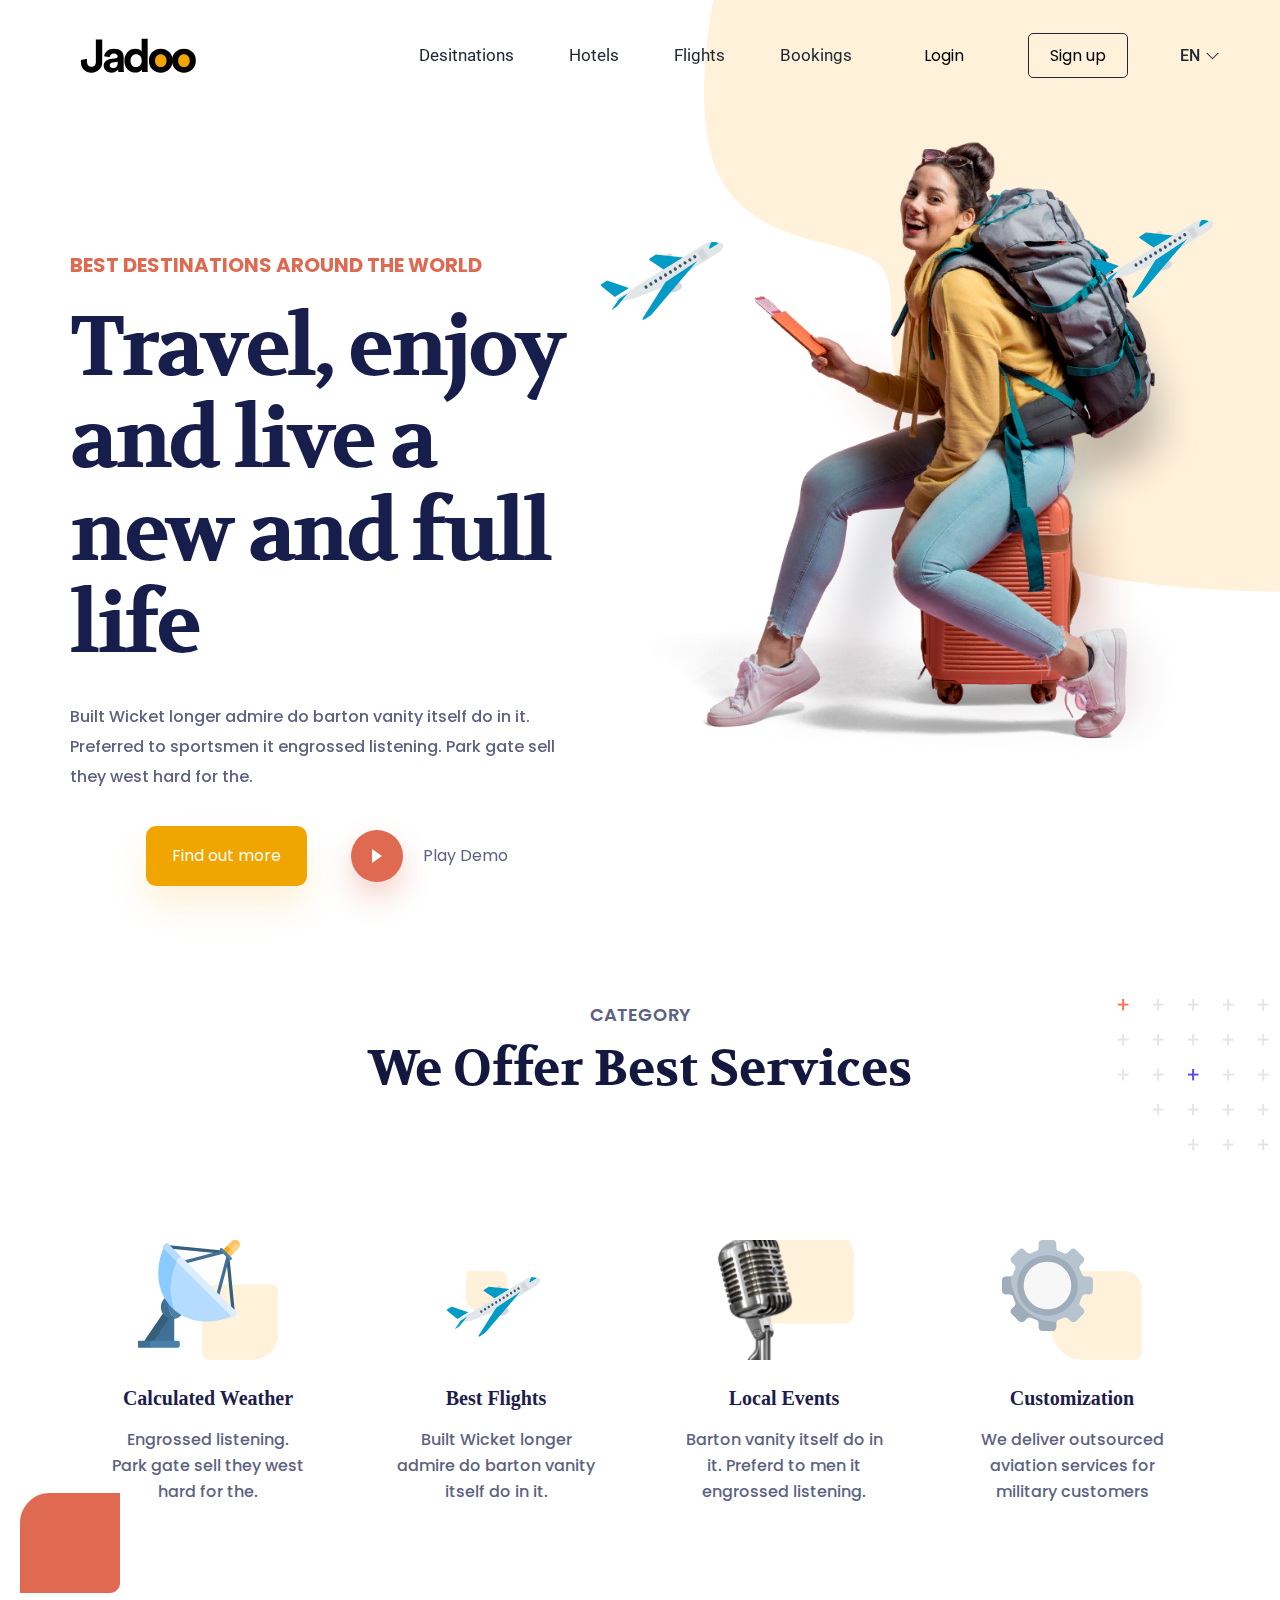
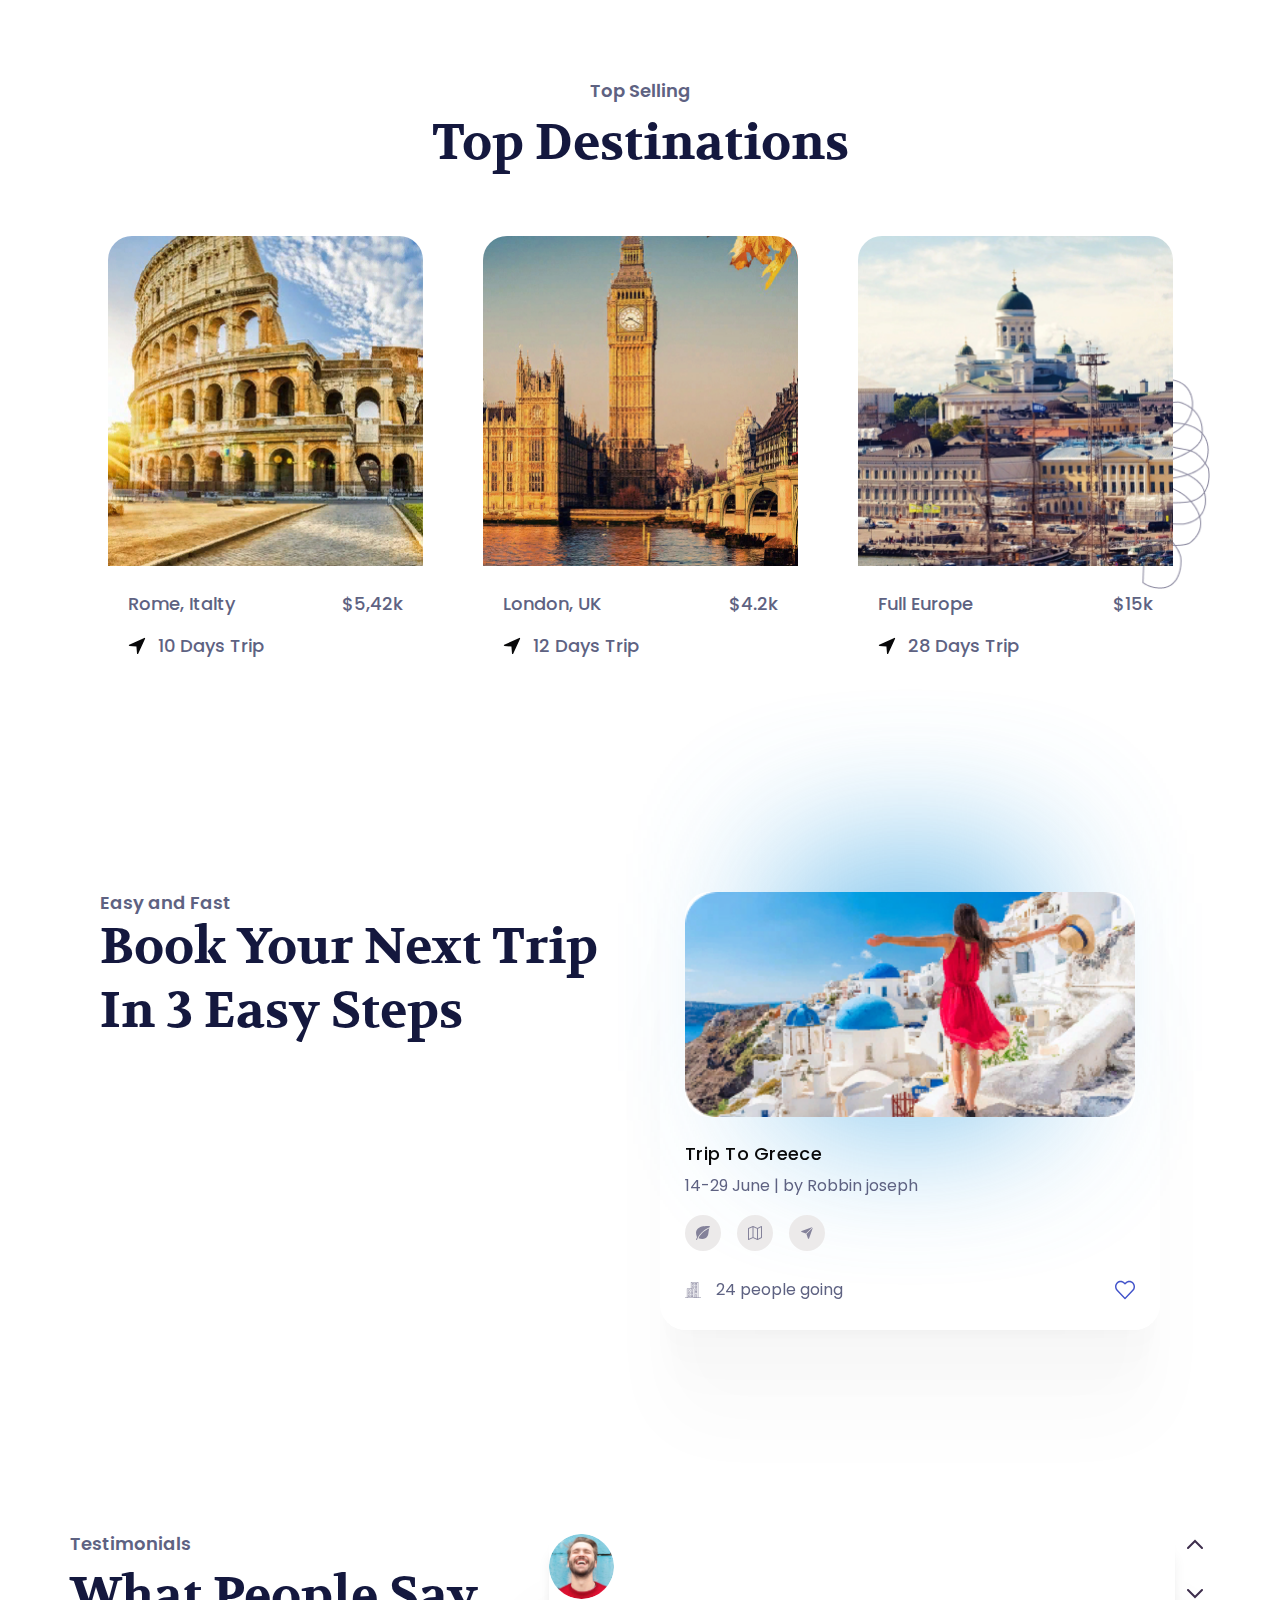
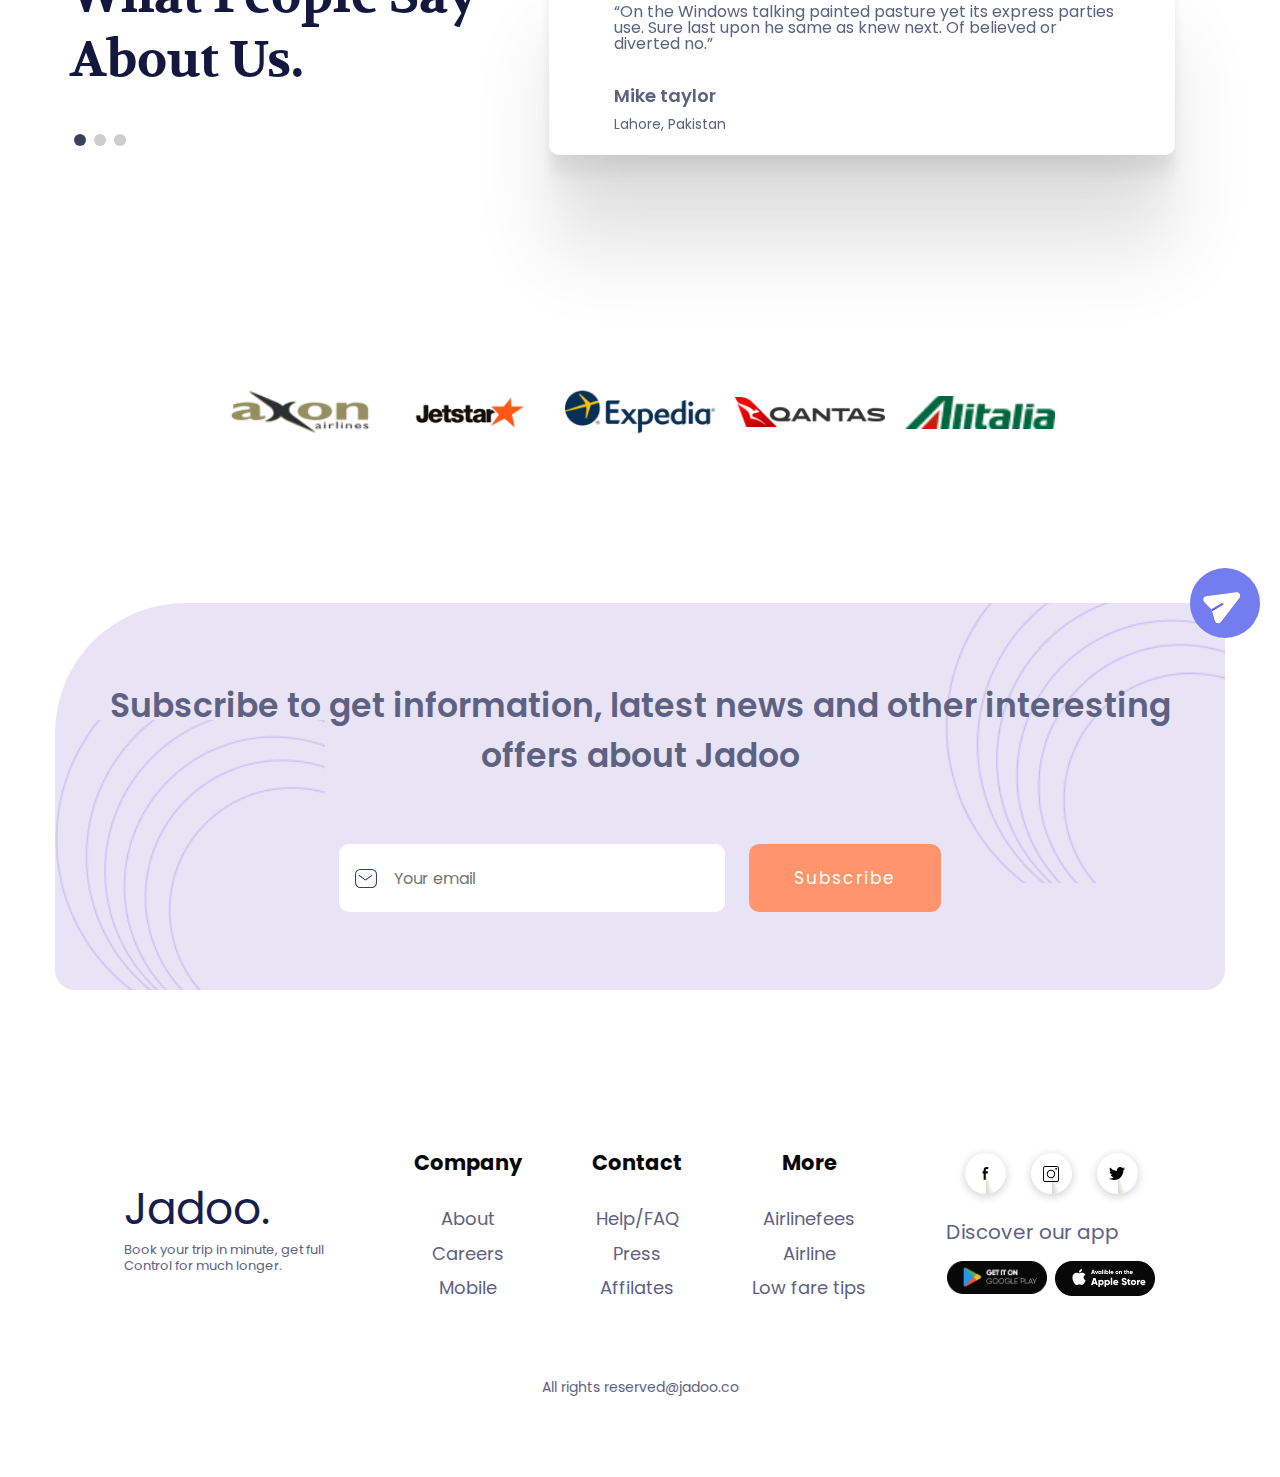
<file: index.html>
<!DOCTYPE html>
<html lang="ru">

<head>
	<title>Travel</title>
	<meta charset="UTF-8">
	<meta name="format-detection" content="telephone=no">
	<link rel="stylesheet" href="https://cdn.jsdelivr.net/npm/swiper@8/swiper-bundle.min.css">
	<link href="https://unpkg.com/aos@2.3.1/dist/aos.css" rel="stylesheet">
	<link rel="stylesheet" href="css/style.css">
	<link rel="shortcut icon" href="favicon.ico">
	<!-- <meta name="robots" content="noindex, nofollow"> -->
	<!-- <meta name="viewport" content="width=device-width, initial-scale=1.0, maximum-scale=1.0, user-scalable=0"> -->
	<meta name="viewport" content="width=device-width, initial-scale=1.0">
</head>

<body>
	<div class="wrapper">
		<header class="header">
			<div class="header__container">
				<div class="header__logo">
					<img src="img/Logo.svg" alt="logo">
				</div>
				<nav class="header__menu menu">
					<ul class="menu__list">
						<li class="menu__item"><a href="#" class="menu__link">Desitnations</a></li>
						<li class="menu__item"><a href="#" class="menu__link">Hotels</a></li>
						<li class="menu__item"><a href="#" class="menu__link">Flights</a></li>
						<li class="menu__item"><a href="#" class="menu__link">Bookings</a></li>
					</ul>
				</nav>

				<div class="header__actions">
					<button type="button" class="header__button">Login</button>
					<button type="button" class="header__button header__button_border">Sign up</button>
					<div class="header__button_language">
						<select>
						<option value="en" class="header__button_language-item">En</option>
						<option value="ru" class="header__button_language-item">Ru</option>
					</select>
					</div>
					
				</div>
				<div class="menu__icon icon-menu">
					<span></span>

				</div>
			</div>
		</header>
		<div class="wrapper__decor"><img src="img/main/Decore.png" alt="decor"></div>

		<main class="page">

			<section class="page__main main">
				<div class="main__container" data-aos="fade-up" data-aos-duration="1300">
					<div class="main__body body-main">
						<div class="body-main__content">
							<h2 class="body-main__label">Best Destinations around the world</h2>
							<h1 class="body-main__title">Travel, enjoy and live a new and full life</h1>
							<div class="body-main__text">Built Wicket longer admire do barton vanity itself do in it. Preferred to
								sportsmen it engrossed listening. Park gate sell they west hard for the.</div>
							<div class="body-main__actions actions-main">
								<a href="#" class="actions-main__button actions-main__button_more">Find out more</a>
								<a href="#" class="actions-main__button actions-main__button_play">
									<div class="button-play__ring">
										<div class="button-play__triangle"></div>
									</div>
									<span>
										Play Demo
									</span>
								</a>

							</div>
						</div>
						<div class="body-main__image image-body">
							<img src="img/main/Woman-Traveller.png" alt="">
							<div class="image-body__decor-plain1"><img src="img/main/Plain.svg" alt="Plain"></div>
							<div class="image-body__decor-plain2"><img src="img/main/Plain.svg" alt="Plain"></div>
						</div>
					</div>
				</div>
			</section>

			<section class="page__category category">
				<div class="category__container">
					<div class="category__decor"><img src="img/category/decor.png" alt="decor"></div>
					<div class="title-block">
						<h2 class="title-block__label category__label">CATEGORY</h2>
						<h3 class="title-block__title category__title">We Offer Best Services</h3>
					</div>
					<div class="category__items">
						<div class="category__item item-category">
							<div class="item-category__image">
								<img src="img/category/01.svg" alt="">
							</div>
							<h3 class="item-category__title">Calculated Weather</h3>
							<div class="item-category__text">Engrossed listening. Park gate sell they west hard for the.</div>
							<div class="item-category__decor"></div>
						</div>

						<div class="category__item item-category">
							<div class="item-category__image">
								<img src="img/category/02.svg" alt="">
							</div>
							<h3 class="item-category__title">Best Flights</h3>
							<div class="item-category__text">Built Wicket longer admire do barton vanity itself do in it.</div>
						</div>
						<div class="category__item item-category">
							<div class="item-category__image">
								<img src="img/category/03.svg" alt="">
							</div>
							<h3 class="item-category__title">Local Events</h3>
							<div class="item-category__text">Barton vanity itself do in it. Preferd to men it engrossed listening.
							</div>
						</div>
						<div class="category__item item-category">
							<div class="item-category__image">
								<img src="img/category/04.svg" alt="">
							</div>
							<h3 class="item-category__title">Customization</h3>
							<div class="item-category__text">We deliver outsourced aviation services for military customers</div>
						</div>
					</div>
				</div>
			</section>
			<section class="page__destination destination">
				<div class="destination__container">
					<div class="title-block">
						<h2 class="title-block__label destination__label">Top Selling</h2>
						<h3 class="title-block__title destination__title">Top Destinations</h3>
					</div>
					<div class="destination__items">
						<div class="destination__decor"><img src="img/destination/Decore.png" alt="decor"></div>
						<div class="destination__item item-destination">
							<div class="item-destination__image"><img src="img/destination/01.jpg" alt=""></div>
							<div class="item-destination__description">
								<div class="description__city">Rome, Italty</div>
								<div class="description__price">$5,42k</div>
								<div class="description__duration">10 Days Trip</div>
							</div>
						</div>
						<div class="destination__item item-destination">
							<div class="item-destination__image"><img src="img/destination/02.jpg" alt=""></div>
							<div class="item-destination__description">
								<div class="description__city">London, UK</div>
								<div class="description__price">$4.2k</div>
								<div class="description__duration">12 Days Trip</div>
							</div>
						</div>
						<div class="destination__item item-destination">
							<div class="item-destination__image"><img src="img/destination/03.jpg" alt=""></div>
							<div class="item-destination__description">
								<div class="description__city">Full Europe</div>
								<div class="description__price">$15k</div>
								<div class="description__duration">28 Days Trip</div>
							</div>
						</div>
					</div>
				</div>
			</section>
			<section class="page__booking booking">
				<div class="booking__container">
					<div class="booking__body">
						<div class="booking__info info-booking">
							<div class="title-block">
								<h2 class="title-block__label info-booking__label">Easy and Fast</h2>
								<h3 class="title-block__title info-booking__title">Book your next trip in 3 easy steps</h3>
							</div>
							<div class="info-booking__items">
								<div class="info-booking__item item-info" data-aos="fade-left" data-aos-duration="500">
									<div class="item-info__image"><img src="img/booking/01.svg" alt="logo"></div>
									<div class="item-info__description">
										<div class="item-info__label">Choose Destination</div>
										<div class="item-info__text">Lorem ipsum dolor sit amet, consectetur
											adipiscing elit. Urna, tortor tempus. </div>
									</div>
								</div>
								<div class="info-booking__item item-info" data-aos="fade-left" data-aos-duration="1000">
									<div class="item-info__image"><img src="img/booking/02.svg" alt="logo"></div>
									<div class="item-info__description">
										<div class="item-info__label">Make Payment</div>
										<div class="item-info__text">Lorem ipsum dolor sit amet, consectetur
											adipiscing elit. Urna, tortor tempus. </div>
									</div>
								</div>
								<div class="info-booking__item item-info" data-aos="fade-left" data-aos-duration="1500">
									<div class="item-info__image"><img src="img/booking/03.svg" alt="logo"></div>
									<div class="item-info__description">
										<div class="item-info__label">Reach Airport on Selected Date</div>
										<div class="item-info__text">Lorem ipsum dolor sit amet, consectetur
											adipiscing elit. Urna, tortor tempus. </div>
									</div>
								</div>
							</div>
						</div>
						<div class="booking__card card-booking">
							<div class="card-booking__image"><img src="img/booking/card-image.jpg" alt="greece"></div>
							<a href="#" class="card-booking__label">Trip To Greece</a>
							<div class="card-booking__info">
								<span class="card-booking__date">14-29 June</span> |
								<span class="card-booking__author">by Robbin joseph</span>
							</div>

							<div class="card-booking__actions">
								<a href="#" class="card-booking__action"><img src="img/booking/actions/01.svg" alt=""></a>
								<a href="#" class="card-booking__action"><img src="img/booking/actions/02.svg" alt=""></a>
								<a href="#" class="card-booking__action"><img src="img/booking/actions/03.svg" alt=""></a>
							</div>
							<div class="card-booking__footer footer-booking">
								<div class="footer-booking__statistic">
									<div class="footer-booking__statistic-icon"><img src="img/booking/building.svg" alt=""></div>
									<div class="footer-booking__statistic-text">24 people going</div>
								</div>
								<div class="footer-booking__heart"><img src="img/booking/heart.svg" alt="heart"></div>
							</div>
						</div>
					</div>
				</div>
			</section>
			<section class="page__testimonials testimonials">
				<div class="testimonials__container">
					<div class="testimonials__title-block">
						<div class="title-block">
							<h2 class="title-block__label testimonials__label">Testimonials</h2>
							<h3 class="title-block__title testimonials__title">What people say about Us.</h3>
						</div>
						<div class="testimonials__pagination swiper-pagination"></div>
					</div>
					<div class="testimonials__slider-block">
						<div class="testimonials__controlls">
							<div class="testimonials-button-prev"><img src="img/testimonials/swiper-arrow-top.svg" alt=""></div>
							<div class="testimonials-button-next"><img src="img/testimonials/swiper-arrow-top.svg" alt=""></div>
						</div>
						<div class="testimonials__slider swiper">
							<div class="testimonials__wrapper swiper-wrapper">
								<div class="testimonials__slide swiper-slide">
									<div class="testimonials__card card-testimonials">
										<div class="card-testimonials__image"><img src="img/testimonials/avatar.jpg" alt="avatar"></div>
										<div class="card-testimonials__text">
											“On the Windows talking painted pasture yet its express parties use. Sure last upon he same as
											knew
											next. Of believed or diverted no.”
										</div>
										<div class="card-testimonials__author">Mike taylor</div>
										<div class="card-testimonials__city">Lahore, Pakistan</div>
									</div>
								</div>
								<div class="testimonials__slide swiper-slide">
									<div class="testimonials__card card-testimonials">
										<div class="card-testimonials__image"><img src="img/testimonials/avatar-02.jpg" alt="avatar"></div>
										<div class="card-testimonials__text">
											“On the Windows talking painted pasture yet its express parties use. Sure last upon he same as
											knew
											next. Of believed or diverted no.”
										</div>
										<div class="card-testimonials__author">Liza M.</div>
										<div class="card-testimonials__city">Belarus, Minsk</div>
									</div>
								</div>
								<div class="testimonials__slide swiper-slide">
									<div class="testimonials__card card-testimonials">
										<div class="card-testimonials__image"><img src="img/testimonials/avatar-03.jpg" alt="avatar"></div>
										<div class="card-testimonials__text">
											“On the Windows talking painted pasture yet its express parties use. Sure last upon he same as
											knew
											next. Of believed or diverted no.”
										</div>
										<div class="card-testimonials__author">Anna Smith</div>
										<div class="card-testimonials__city">USA, California</div>
									</div>
								</div>
							</div>
						</div>
					</div>
				</div>
			</section>
			<section class="page__partners partners">
				<div class="partners__container">
					<div class="partners__items">
						<div class="partners__item"><img src="img/partners/01.png" alt="partner"></div>
						<div class="partners__item"><img src="img/partners/02.png" alt="partner"></div>
						<div class="partners__item"><img src="img/partners/03.png" alt="partner"></div>
						<div class="partners__item"><img src="img/partners/04.png" alt="partner"></div>
						<div class="partners__item"><img src="img/partners/05.png" alt="partner"></div>
					</div>
				</div>
			</section>
			<section class="subscribe page__subscribe">
				<div class="subscribe__container">
					<div class="subscribe__body">
						<h3 class="subscribe__title">Subscribe to get information, latest news and other
							interesting offers about Jadoo</h3>
						<div>
							<form class="subscribe__form" action="#">
								<div class="subscribe__input-block">
									<div class="subscribe__input-icon"><img src="img/subscribe/input-icon.svg" alt=""></div>
									<input autocomplete="off" type="text" name="form-subscribe-input" class="subscribe__input"
										placeholder="Your email" data-error="Ошибка">
								</div>
								<button class="subscribe__btn" type="submit">Subscribe</button>
							</form>
						</div>
						<div class="subscribe__decor-top"></div>
						<div class="subscribe__decor-bottom"></div>
						<div class="subscribe__send-icon"><img src="img/subscribe/send.svg" alt="send"></div>
					</div>
				</div>
			</section>

		</main>
		<footer class="footer">
			<div class="footer__container">
				<div class="footer__row">
					<div class="footer__logo">
						<a href="#" class="footer__logo-label">Jadoo.</a>
						<div class="footer__logo-text">Book your trip in minute, get full Control for much longer.
						</div>
					</div>
					<div class="footer__menu menu-footer">
						<div class="menu-footer__item">
							<div class="menu-footer__label">Company</div>
							<ul class="menu-footer__list">
								<li class="menu-footer__list-item"><a href="#" class="menu-footer__link">About</a></li>
								<li class="menu-footer__list-item"><a href="#" class="menu-footer__link">Careers</a></li>
								<li class="menu-footer__list-item"><a href="#" class="menu-footer__link">Mobile</a></li>
							</ul>
						</div>
						<div class="menu-footer__item">
							<div class="menu-footer__label">Contact</div>
							<ul class="menu-footer__list">
								<li class="menu-footer__list-item"><a href="#" class="menu-footer__link">Help/FAQ</a></li>
								<li class="menu-footer__list-item"><a href="#" class="menu-footer__link">Press</a></li>
								<li class="menu-footer__list-item"><a href="#" class="menu-footer__link">Affilates</a></li>
							</ul>
						</div>
						<div class="menu-footer__item">
							<div class="menu-footer__label">More</div>
							<ul class="menu-footer__list">
								<li class="menu-footer__list-item"><a href="#" class="menu-footer__link">Airlinefees</a></li>
								<li class="menu-footer__list-item"><a href="#" class="menu-footer__link">Airline</a></li>
								<li class="menu-footer__list-item"><a href="#" class="menu-footer__link">Low fare tips</a></li>
							</ul>
						</div>
					</div>
					<div class="footer__social social-footer">
						<div class="social-footer__items">
							<a href="#" class="social-footer__item"><img src="img/footer/Facebook Icon.svg" alt=""></a>
							<a href="#" class="social-footer__item"><img src="img/footer/instagram icon.svg" alt=""></a>
							<a href="#" class="social-footer__item"><img src="img/footer/Vector.svg" alt=""></a>
						</div>
						<div class="social-footer__text">Discover our app</div>
						<div class="social-footer__apps">
							<a href="#" class="social-footer__app-btn"><img src="img/footer/Google Play.png" alt=""></a>
							<a href="#" class="social-footer__app-btn"><img src="img/footer/Play Store.png" alt=""></a>
						</div>
					</div>
				</div>
				<div class="footer__policy">All rights reserved@jadoo.co</div>
			</div>

		</footer>
		<button type="button" class="go-top"><img src="img/button-top.svg" alt="кнопка наверх"></button>
	</div>
	<script src="https://cdn.jsdelivr.net/npm/swiper@8/swiper-bundle.min.js"></script>
	<script src="https://unpkg.com/aos@2.3.1/dist/aos.js"></script>
	<script src="js/swiper.js"></script>
	<script src="js/script.js"></script>
</body>

</html>
</file>
<file: css/style.css>
@import url("https://fonts.googleapis.com/css?family=Roboto:regular&display=swap");
@import url("https://fonts.googleapis.com/css?family=Poppins:regular,500,600,700&display=swap");
@import url("https://fonts.googleapis.com/css?family=Volkhov:700&display=swap");
@font-face {
  font-family: "Post No Bills Jaffna";
  src: url("../fonts/PostNoBillsJaffna-Bold.woff") format("woff"), url("../fonts/PostNoBillsJaffna-Bold.woff2") format("woff2"), url("../fonts/PostNoBillsJaffna-Bold.ttf") format("ttf");
  font-weight: bold;
  font-style: normal;
  font-display: swap;
}
* {
  padding: 0px;
  margin: 0px;
  border: 0px;
}

*,
*:before,
*:after {
  box-sizing: border-box;
}

:focus,
:active {
  outline: none;
}

a:focus,
a:active {
  outline: none;
}

aside,
nav,
footer,
header,
section {
  display: block;
}

html {
  font-size: 16px;
}

html,
body {
  height: 100%;
  min-width: 320;
}

body {
  line-height: 1;
  font-family: "Poppins", sans-serif;
  -ms-text-size-adjust: 100%;
  -moz-text-size-adjust: 100%;
  -webkit-text-size-adjust: 100%;
}

input,
button,
textarea {
  font-family: "Poppins", sans-serif;
  font-size: inherit;
}

input::-ms-clear {
  display: none;
}

button {
  cursor: pointer;
  background-color: inherit;
}

button::-moz-focus-inner {
  padding: 0;
  border: 0;
}

a {
  text-decoration: none;
  color: inherit;
}

a:visited {
  text-decoration: none;
}

a:hover {
  text-decoration: none;
}

ul li {
  list-style: none;
}

img {
  vertical-align: top;
}

h1,
h2,
h3,
h4,
h5,
h6 {
  font-weight: inherit;
  font-size: inherit;
}

/*
&::-webkit-scrollbar {
	display: none;
}
*/
html {
  scroll-behavior: smooth;
}

body {
  color: #5E6282;
  background-color: #ffffff;
  font-weight: 400;
  font-size: 16px;
}
body._lock {
  overflow: hidden;
}

.wrapper {
  max-width: 1440px;
  min-height: 100%;
  overflow: hidden;
  display: flex;
  flex-direction: column;
  padding: 0 10px;
  margin: 0 auto;
  position: relative;
}

[class*=__container] {
  max-width: 1170px;
  margin: 0 auto;
  padding: 0 15px;
}

.header {
  position: fixed;
  top: 0;
  width: 100%;
  z-index: 2;
  margin: 0 auto;
}
.header__container {
  display: flex;
  align-items: center;
  font-family: Roboto;
  justify-content: space-between;
}
@media (min-width: 73.125em) {
  .header__container {
    height: 6.875rem;
  }
}
@media (min-width: 20em) and (max-width: 73.125em) {
  @supports (height: clamp( 4.375rem , 3.4338235294rem  +  4.7058823529vw , 6.875rem )) {
    .header__container {
      height: clamp( 4.375rem , 3.4338235294rem  +  4.7058823529vw , 6.875rem );
    }
  }
  @supports not (height: clamp( 4.375rem , 3.4338235294rem  +  4.7058823529vw , 6.875rem )) {
    .header__container {
      height: calc(4.375rem + 2.5 * (100vw - 20rem) / 53.125);
    }
  }
}
@media (max-width: 20em) {
  .header__container {
    height: 4.375rem;
  }
}
@media (min-width: 73.125em) {
  .header__container {
    -moz-column-gap: 3.125rem;
         column-gap: 3.125rem;
  }
}
@media (min-width: 20em) and (max-width: 73.125em) {
  @supports ((-moz-column-gap: clamp( 0.75rem , -0.1441176471rem  +  4.4705882353vw , 3.125rem )) or (column-gap: clamp( 0.75rem , -0.1441176471rem  +  4.4705882353vw , 3.125rem ))) {
    .header__container {
      -moz-column-gap: clamp( 0.75rem , -0.1441176471rem  +  4.4705882353vw , 3.125rem );
           column-gap: clamp( 0.75rem , -0.1441176471rem  +  4.4705882353vw , 3.125rem );
    }
  }
  @supports not ((-moz-column-gap: clamp( 0.75rem , -0.1441176471rem  +  4.4705882353vw , 3.125rem )) or (column-gap: clamp( 0.75rem , -0.1441176471rem  +  4.4705882353vw , 3.125rem ))) {
    .header__container {
      -moz-column-gap: calc(0.75rem + 2.375 * (100vw - 20rem) / 53.125);
           column-gap: calc(0.75rem + 2.375 * (100vw - 20rem) / 53.125);
    }
  }
}
@media (max-width: 20em) {
  .header__container {
    -moz-column-gap: 0.75rem;
         column-gap: 0.75rem;
  }
}
.header__logo {
  position: relative;
  z-index: 5;
  min-width: 65px;
}
.header__logo img {
  max-width: 100%;
}
@media (max-width: 479.98px) {
  .header__logo {
    display: none;
  }
}
.header__menu {
  flex: 1 1 auto;
}
.header__actions {
  display: flex;
  justify-content: center;
  align-items: center;
}
@media (min-width: 73.125em) {
  .header__actions {
    -moz-column-gap: 2.625rem;
         column-gap: 2.625rem;
  }
}
@media (min-width: 20em) and (max-width: 73.125em) {
  @supports ((-moz-column-gap: clamp( 0.9375rem , 0.3022058824rem  +  3.1764705882vw , 2.625rem )) or (column-gap: clamp( 0.9375rem , 0.3022058824rem  +  3.1764705882vw , 2.625rem ))) {
    .header__actions {
      -moz-column-gap: clamp( 0.9375rem , 0.3022058824rem  +  3.1764705882vw , 2.625rem );
           column-gap: clamp( 0.9375rem , 0.3022058824rem  +  3.1764705882vw , 2.625rem );
    }
  }
  @supports not ((-moz-column-gap: clamp( 0.9375rem , 0.3022058824rem  +  3.1764705882vw , 2.625rem )) or (column-gap: clamp( 0.9375rem , 0.3022058824rem  +  3.1764705882vw , 2.625rem ))) {
    .header__actions {
      -moz-column-gap: calc(0.9375rem + 1.6875 * (100vw - 20rem) / 53.125);
           column-gap: calc(0.9375rem + 1.6875 * (100vw - 20rem) / 53.125);
    }
  }
}
@media (max-width: 20em) {
  .header__actions {
    -moz-column-gap: 0.9375rem;
         column-gap: 0.9375rem;
  }
}
.header__button {
  position: relative;
  border: 1px solid rgba(0, 0, 0, 0);
  display: inline-block;
  transition: all 0.3s ease 0s;
  border-radius: 5px;
  padding: 9px 21px;
  display: flex;
  justify-content: center;
  align-items: center;
}
@media (any-hover: hover) {
  .header__button:hover {
    border: 1px solid #212832;
  }
}
@media (max-width: 479.98px) {
  .header__button {
    padding: 5px 9px;
  }
}
.header__button_border {
  border: 1px solid #212832;
  border-radius: 5px;
  padding: 9px 21px;
  display: flex;
  justify-content: center;
  align-items: center;
  transition: all 0.3s ease 0s;
}
@media (any-hover: hover) {
  .header__button_border:hover {
    background-color: #c4c4c4;
  }
}
@media (max-width: 479.98px) {
  .header__button_border {
    padding: 5px 9px;
  }
}
.header__button_language {
  text-transform: uppercase;
  font-weight: 500;
  color: #212832;
  background-color: #FFF1DA;
  font-size: inherit;
  position: relative;
  padding-right: 0px;
}
.header__button_language:after {
  content: "";
  display: block;
  width: 9px;
  height: 9px;
  border: 1px solid #212832;
  border-left-color: transparent;
  border-top-color: transparent;
  position: absolute;
  top: 40%;
  transform: translateY(-50%) rotate(45deg);
  right: 3px;
}
.header__button_language select {
  display: inline-block;
  width: 100%;
  padding: 3px 20px 3px 10px;
  -webkit-appearance: none;
     -moz-appearance: none;
          appearance: none;
  -ms-webkit-apperance: none;
  text-transform: uppercase;
  font-weight: 500;
  font-family: inherit;
  color: #212832;
  background-color: #FFF1DA;
  font-size: inherit;
}
.header__button_language-item {
  display: inline-block;
  text-transform: uppercase;
  font-weight: 500;
  color: #212832;
  background-color: #FFF1DA;
}

.header.bg::before {
  content: "";
  position: fixed;
  z-index: -1;
  left: 0;
  width: 100%;
  height: 50px;
  background-color: rgba(116, 155, 214, 0.9058823529);
}
@media (min-width: 73.125em) {
  .header.bg::before {
    top: 1.875rem;
  }
}
@media (min-width: 20em) and (max-width: 73.125em) {
  @supports (top: clamp( 0.625rem , 0.1544117647rem  +  2.3529411765vw , 1.875rem )) {
    .header.bg::before {
      top: clamp( 0.625rem , 0.1544117647rem  +  2.3529411765vw , 1.875rem );
    }
  }
  @supports not (top: clamp( 0.625rem , 0.1544117647rem  +  2.3529411765vw , 1.875rem )) {
    .header.bg::before {
      top: calc(0.625rem + 1.25 * (100vw - 20rem) / 53.125);
    }
  }
}
@media (max-width: 20em) {
  .header.bg::before {
    top: 0.625rem;
  }
}

@media (max-width: 767px) {
  .menu {
    position: fixed;
    z-index: 3;
    top: 0;
    left: -100%;
    width: 100%;
    height: 100%;
    background-color: #749bd6;
    padding-top: 130px;
    overflow: auto;
  }
  .menu._open {
    left: 0%;
  }
  .menu._open:before {
    content: "";
    position: fixed;
    z-index: 100;
    top: 0;
    left: 0;
    width: 100%;
    height: 100px;
    background-color: #749bd6;
  }
}
.menu__list {
  display: flex;
  justify-content: flex-end;
  align-items: center;
  row-gap: 0.75rem;
  flex-wrap: wrap;
}
@media (min-width: 73.125em) {
  .menu__list {
    -moz-column-gap: 3.4375rem;
         column-gap: 3.4375rem;
  }
}
@media (min-width: 20em) and (max-width: 73.125em) {
  @supports ((-moz-column-gap: clamp( 0.75rem , -0.2617647059rem  +  5.0588235294vw , 3.4375rem )) or (column-gap: clamp( 0.75rem , -0.2617647059rem  +  5.0588235294vw , 3.4375rem ))) {
    .menu__list {
      -moz-column-gap: clamp( 0.75rem , -0.2617647059rem  +  5.0588235294vw , 3.4375rem );
           column-gap: clamp( 0.75rem , -0.2617647059rem  +  5.0588235294vw , 3.4375rem );
    }
  }
  @supports not ((-moz-column-gap: clamp( 0.75rem , -0.2617647059rem  +  5.0588235294vw , 3.4375rem )) or (column-gap: clamp( 0.75rem , -0.2617647059rem  +  5.0588235294vw , 3.4375rem ))) {
    .menu__list {
      -moz-column-gap: calc(0.75rem + 2.6875 * (100vw - 20rem) / 53.125);
           column-gap: calc(0.75rem + 2.6875 * (100vw - 20rem) / 53.125);
    }
  }
}
@media (max-width: 20em) {
  .menu__list {
    -moz-column-gap: 0.75rem;
         column-gap: 0.75rem;
  }
}
@media (max-width: 767px) {
  .menu__list {
    flex-direction: column;
    row-gap: 26px;
    justify-content: flex-start;
  }
  .menu__list .menu__link {
    font-size: 26px;
  }
}
.menu__link {
  color: #212832;
  font-size: 17px;
  line-height: 22px;
}
.menu__link:hover {
  text-decoration: underline;
}
.menu__icon {
  display: none;
}
@media (max-width: 767px) {
  .menu__icon {
    flex: 0 0 1.375rem;
    display: block;
    text-align: right;
    position: relative;
    z-index: 5;
    width: 1.375rem;
    height: 1.25rem;
    cursor: pointer;
    z-index: 5;
  }
  .menu__icon span, .menu__icon::before, .menu__icon::after {
    content: "";
    transition: all 0.3s ease 0s;
    right: 0;
    position: absolute;
    width: 100%;
    height: 0.1875rem;
    background-color: #212832;
  }
  .menu__icon::before {
    top: 0;
  }
  .menu__icon::after {
    bottom: 0;
  }
  .menu__icon span {
    top: calc(50% - 0.0625rem);
  }
  .menu__icon.menu-open span {
    width: 0;
  }
  .menu__icon.menu-open::before {
    top: calc(50% - 0.09375rem);
    transform: rotate(-45deg);
  }
  .menu__icon.menu-open::after {
    bottom: calc(50% - 0.09375rem);
    transform: rotate(45deg);
  }
}

.wrapper__decor {
  position: absolute;
  top: 0;
  right: 0;
  width: 45%;
  height: 60%;
  z-index: 0;
}
.wrapper__decor img {
  width: 100%;
  -o-object-fit: cover;
     object-fit: cover;
}

.page {
  flex: 1 1 auto;
}
.main {
  padding: 140px 0px 0px 0px;
}
@media (min-width: 73.125em) {
  .main {
    margin-bottom: 6.5625rem;
  }
}
@media (min-width: 20em) and (max-width: 73.125em) {
  @supports (margin-bottom: clamp( 1.875rem , 0.1102941176rem  +  8.8235294118vw , 6.5625rem )) {
    .main {
      margin-bottom: clamp( 1.875rem , 0.1102941176rem  +  8.8235294118vw , 6.5625rem );
    }
  }
  @supports not (margin-bottom: clamp( 1.875rem , 0.1102941176rem  +  8.8235294118vw , 6.5625rem )) {
    .main {
      margin-bottom: calc(1.875rem + 4.6875 * (100vw - 20rem) / 53.125);
    }
  }
}
@media (max-width: 20em) {
  .main {
    margin-bottom: 1.875rem;
  }
}
.main__body {
  display: grid;
  grid-template-columns: 45% 55%;
}
@media (max-width: 767.98px) {
  .main__body {
    grid-template-columns: auto;
  }
}

.body-main__content {
  padding-top: 110px;
}
@media (max-width: 767px) {
  .body-main__content {
    padding-top: 10px;
    text-align: center;
  }
}
.body-main__label {
  font-weight: 700;
  font-size: 20px;
  line-height: 30px;
  text-transform: uppercase;
  color: #DF6951;
}
@media (min-width: 73.125em) {
  .body-main__label:not(:last-child) {
    margin-bottom: 1.5rem;
  }
}
@media (min-width: 20em) and (max-width: 73.125em) {
  @supports (margin-bottom: clamp( 0.875rem , 0.6397058824rem  +  1.1764705882vw , 1.5rem )) {
    .body-main__label:not(:last-child) {
      margin-bottom: clamp( 0.875rem , 0.6397058824rem  +  1.1764705882vw , 1.5rem );
    }
  }
  @supports not (margin-bottom: clamp( 0.875rem , 0.6397058824rem  +  1.1764705882vw , 1.5rem )) {
    .body-main__label:not(:last-child) {
      margin-bottom: calc(0.875rem + 0.625 * (100vw - 20rem) / 53.125);
    }
  }
}
@media (max-width: 20em) {
  .body-main__label:not(:last-child) {
    margin-bottom: 0.875rem;
  }
}
.body-main__title {
  font-family: "Volkhov";
  font-style: normal;
  font-weight: 700;
  line-height: 1.1;
  letter-spacing: -0.04em;
  color: #181E4B;
}
@media (min-width: 73.125em) {
  .body-main__title {
    font-size: 5.25rem;
  }
}
@media (min-width: 20em) and (max-width: 73.125em) {
  @supports (font-size: clamp( 1.625rem , 0.2602941176rem  +  6.8235294118vw , 5.25rem )) {
    .body-main__title {
      font-size: clamp( 1.625rem , 0.2602941176rem  +  6.8235294118vw , 5.25rem );
    }
  }
  @supports not (font-size: clamp( 1.625rem , 0.2602941176rem  +  6.8235294118vw , 5.25rem )) {
    .body-main__title {
      font-size: calc(1.625rem + 3.625 * (100vw - 20rem) / 53.125);
    }
  }
}
@media (max-width: 20em) {
  .body-main__title {
    font-size: 1.625rem;
  }
}
@media (min-width: 73.125em) {
  .body-main__title:not(:last-child) {
    margin-bottom: 1.75rem;
  }
}
@media (min-width: 20em) and (max-width: 73.125em) {
  @supports (margin-bottom: clamp( 0.9375rem , 0.6316176471rem  +  1.5294117647vw , 1.75rem )) {
    .body-main__title:not(:last-child) {
      margin-bottom: clamp( 0.9375rem , 0.6316176471rem  +  1.5294117647vw , 1.75rem );
    }
  }
  @supports not (margin-bottom: clamp( 0.9375rem , 0.6316176471rem  +  1.5294117647vw , 1.75rem )) {
    .body-main__title:not(:last-child) {
      margin-bottom: calc(0.9375rem + 0.8125 * (100vw - 20rem) / 53.125);
    }
  }
}
@media (max-width: 20em) {
  .body-main__title:not(:last-child) {
    margin-bottom: 0.9375rem;
  }
}
.body-main__text {
  font-weight: 500;
  font-size: 16px;
  line-height: 188%;
}
@media (min-width: 73.125em) {
  .body-main__text:not(:last-child) {
    margin-bottom: 2.125rem;
  }
}
@media (min-width: 20em) and (max-width: 73.125em) {
  @supports (margin-bottom: clamp( 1rem , 0.5764705882rem  +  2.1176470588vw , 2.125rem )) {
    .body-main__text:not(:last-child) {
      margin-bottom: clamp( 1rem , 0.5764705882rem  +  2.1176470588vw , 2.125rem );
    }
  }
  @supports not (margin-bottom: clamp( 1rem , 0.5764705882rem  +  2.1176470588vw , 2.125rem )) {
    .body-main__text:not(:last-child) {
      margin-bottom: calc(1rem + 1.125 * (100vw - 20rem) / 53.125);
    }
  }
}
@media (max-width: 20em) {
  .body-main__text:not(:last-child) {
    margin-bottom: 1rem;
  }
}
.body-main__actions {
  display: flex;
  justify-content: center;
  align-items: center;
  -moz-column-gap: 2.75rem;
       column-gap: 2.75rem;
}
@media (max-width: 479.98px) {
  .body-main__actions {
    -moz-column-gap: 1.5rem;
         column-gap: 1.5rem;
  }
}
.body-main__image {
  position: relative;
  z-index: 3;
}
.body-main__image img {
  max-width: 100%;
}
@media (max-width: 767.98px) {
  .body-main__image {
    grid-row-start: 1;
  }
}

.actions-main__button_more {
  display: inline-flex;
  justify-content: center;
  align-items: center;
  padding: 10px 26px;
  height: 60px;
  background-color: #F1A501;
  box-shadow: 0px 20px 35px rgba(241, 165, 1, 0.15);
  color: #fff;
  border-radius: 10px;
  transition: all 0.3s ease 0s;
}
@media (max-width: 479.98px) {
  .actions-main__button_more {
    padding: 10px 12px;
  }
}
.actions-main__button_more:hover {
  background-color: #ffb546;
}
.actions-main__button_play {
  display: flex;
  justify-content: center;
  align-items: center;
  -moz-column-gap: 20px;
       column-gap: 20px;
}
@media (any-hover: hover) {
  .actions-main__button_play:hover {
    text-decoration: underline;
  }
}

.button-play__ring {
  width: 52px;
  flex: 0 0 52px;
  height: 52px;
  background-color: #DF6951;
  box-shadow: 0px 15px 30px rgba(223, 105, 81, 0.3);
  display: flex;
  justify-content: center;
  align-items: center;
  border-radius: 50%;
  transition: all 0.3s ease 0s;
}
@media (any-hover: hover) {
  .button-play__ring:hover {
    background-color: #eb453f;
  }
}
.button-play__triangle {
  width: 0px;
  height: 0px;
  border-left: 10px solid #fff;
  border-top: 7px solid transparent;
  border-bottom: 7px solid transparent;
}

.image-body__decor-plain1 {
  position: absolute;
  left: 17px;
  top: 11%;
  width: 130px;
  height: 100px;
  transform: rotate(0deg);
}
@media (max-width: 991.98px) {
  .image-body__decor-plain1 {
    width: 90px;
    height: 60px;
  }
}
.image-body__decor-plain1 img {
  width: 100%;
  height: 100%;
  -o-object-fit: cover;
     object-fit: cover;
}
.image-body__decor-plain2 {
  position: absolute;
  right: -10px;
  top: 8%;
  width: 130px;
  height: 100px;
  transform: rotate(0deg);
  z-index: 2;
}
@media (max-width: 991.98px) {
  .image-body__decor-plain2 {
    width: 90px;
    height: 60px;
  }
}
@media (max-width: 479.98px) {
  .image-body__decor-plain2 {
    display: none;
  }
}
.image-body__decor-plain2 img {
  width: 100%;
  height: 100%;
  -o-object-fit: cover;
     object-fit: cover;
}

.category {
  padding-top: 10px;
  position: relative;
}
@media (min-width: 73.125em) {
  .category {
    margin-bottom: 8.375rem;
  }
}
@media (min-width: 20em) and (max-width: 73.125em) {
  @supports (margin-bottom: clamp( 1.875rem , -0.5720588235rem  +  12.2352941176vw , 8.375rem )) {
    .category {
      margin-bottom: clamp( 1.875rem , -0.5720588235rem  +  12.2352941176vw , 8.375rem );
    }
  }
  @supports not (margin-bottom: clamp( 1.875rem , -0.5720588235rem  +  12.2352941176vw , 8.375rem )) {
    .category {
      margin-bottom: calc(1.875rem + 6.5 * (100vw - 20rem) / 53.125);
    }
  }
}
@media (max-width: 20em) {
  .category {
    margin-bottom: 1.875rem;
  }
}
.category__decor {
  position: absolute;
  width: 153px;
  height: 166px;
  right: 0px;
  top: 0;
}
@media (max-width: 767.98px) {
  .category__decor {
    width: 103px;
    height: 116px;
  }
}
.category__label {
  margin-bottom: 10px;
}
@media (min-width: 73.125em) {
  .category__title {
    margin-bottom: 6.25rem;
  }
}
@media (min-width: 20em) and (max-width: 73.125em) {
  @supports (margin-bottom: clamp( 1.25rem , -0.6323529412rem  +  9.4117647059vw , 6.25rem )) {
    .category__title {
      margin-bottom: clamp( 1.25rem , -0.6323529412rem  +  9.4117647059vw , 6.25rem );
    }
  }
  @supports not (margin-bottom: clamp( 1.25rem , -0.6323529412rem  +  9.4117647059vw , 6.25rem )) {
    .category__title {
      margin-bottom: calc(1.25rem + 5 * (100vw - 20rem) / 53.125);
    }
  }
}
@media (max-width: 20em) {
  .category__title {
    margin-bottom: 1.25rem;
  }
}
.category__items {
  display: grid;
  justify-content: center;
  grid-template-columns: repeat(4, minmax(190px, 300px));
  gap: 12px;
}
@media (max-width: 767.98px) {
  .category__items {
    grid-template-columns: repeat(2, minmax(190px, 300px));
  }
}
@media (max-width: 479.98px) {
  .category__items {
    grid-template-columns: repeat(1, minmax(190px, 400px));
    gap: 20px;
  }
}
.title-block__label {
  font-family: "Poppins";
  font-weight: 600;
  font-size: 18px;
  line-height: 1.5;
  text-align: center;
}
.title-block__title {
  font-family: "Volkhov";
  font-weight: 700;
  line-height: 1.28;
  text-align: center;
  text-transform: capitalize;
  color: #14183E;
}
@media (min-width: 73.125em) {
  .title-block__title {
    font-size: 3.125rem;
  }
}
@media (min-width: 20em) and (max-width: 73.125em) {
  @supports (font-size: clamp( 1.5rem , 0.8882352941rem  +  3.0588235294vw , 3.125rem )) {
    .title-block__title {
      font-size: clamp( 1.5rem , 0.8882352941rem  +  3.0588235294vw , 3.125rem );
    }
  }
  @supports not (font-size: clamp( 1.5rem , 0.8882352941rem  +  3.0588235294vw , 3.125rem )) {
    .title-block__title {
      font-size: calc(1.5rem + 1.625 * (100vw - 20rem) / 53.125);
    }
  }
}
@media (max-width: 20em) {
  .title-block__title {
    font-size: 1.5rem;
  }
}

.item-category {
  position: relative;
  z-index: 1;
  display: flex;
  justify-content: center;
  align-items: center;
  flex-direction: column;
  transition: all 0.3s ease 0s;
  cursor: pointer;
}
@media (min-width: 73.125em) {
  .item-category {
    padding: 2.375rem;
  }
}
@media (min-width: 20em) and (max-width: 73.125em) {
  @supports (padding: clamp( 0.5rem , -0.2058823529rem  +  3.5294117647vw , 2.375rem )) {
    .item-category {
      padding: clamp( 0.5rem , -0.2058823529rem  +  3.5294117647vw , 2.375rem );
    }
  }
  @supports not (padding: clamp( 0.5rem , -0.2058823529rem  +  3.5294117647vw , 2.375rem )) {
    .item-category {
      padding: calc(0.5rem + 1.875 * (100vw - 20rem) / 53.125);
    }
  }
}
@media (max-width: 20em) {
  .item-category {
    padding: 0.5rem;
  }
}
.item-category:hover {
  box-shadow: 0px 100px 80px rgba(0, 0, 0, 0.1), 0px 64.8148px 46.8519px rgba(0, 0, 0, 0.0351852), 0px 38.5185px 25.4815px rgba(0, 0, 0, 0.0221481), 0px 20px 13px rgba(0, 0, 0, 0.03), 0px 8.14815px 6.51852px rgba(0, 0, 0, 0.02785185), 0px 1.85185px 3.14815px rgba(0, 0, 0, 0.02481481);
  border-radius: 36px;
}
.item-category__decor {
  position: absolute;
  z-index: -1;
  bottom: -50px;
  left: -50px;
  width: 100px;
  height: 100px;
  -o-object-fit: cover;
     object-fit: cover;
  background: url("../img/category/item-decor.svg") center/cover no-repeat;
}
.item-category__image {
  margin-bottom: 25px;
  position: relative;
  padding-bottom: 60%;
  width: 70%;
}
.item-category__image img {
  position: absolute;
  top: 0;
  left: 0;
  width: 100%;
  height: 100%;
  -o-object-fit: cover;
     object-fit: cover;
}
.item-category__title {
  font-family: "Open Sans";
  font-weight: 600;
  font-size: 20px;
  line-height: 27px;
  text-align: center;
  color: #1E1D4C;
}
.item-category__title:not(:last-child) {
  margin-bottom: 15px;
}
.item-category__text {
  font-family: "Poppins";
  font-weight: 500;
  font-size: 16px;
  line-height: 162%;
  text-align: center;
}

@media (min-width: 73.125em) {
  .destination {
    margin-bottom: 10.9375rem;
  }
}
@media (min-width: 20em) and (max-width: 73.125em) {
  @supports (margin-bottom: clamp( 1.5625rem , -1.9669117647rem  +  17.6470588235vw , 10.9375rem )) {
    .destination {
      margin-bottom: clamp( 1.5625rem , -1.9669117647rem  +  17.6470588235vw , 10.9375rem );
    }
  }
  @supports not (margin-bottom: clamp( 1.5625rem , -1.9669117647rem  +  17.6470588235vw , 10.9375rem )) {
    .destination {
      margin-bottom: calc(1.5625rem + 9.375 * (100vw - 20rem) / 53.125);
    }
  }
}
@media (max-width: 20em) {
  .destination {
    margin-bottom: 1.5625rem;
  }
}
.destination__label {
  margin-bottom: 8px;
}
@media (min-width: 73.125em) {
  .destination__title {
    margin-bottom: 3.75rem;
  }
}
@media (min-width: 20em) and (max-width: 73.125em) {
  @supports (margin-bottom: clamp( 1.375rem , 0.4808823529rem  +  4.4705882353vw , 3.75rem )) {
    .destination__title {
      margin-bottom: clamp( 1.375rem , 0.4808823529rem  +  4.4705882353vw , 3.75rem );
    }
  }
  @supports not (margin-bottom: clamp( 1.375rem , 0.4808823529rem  +  4.4705882353vw , 3.75rem )) {
    .destination__title {
      margin-bottom: calc(1.375rem + 2.375 * (100vw - 20rem) / 53.125);
    }
  }
}
@media (max-width: 20em) {
  .destination__title {
    margin-bottom: 1.375rem;
  }
}
.destination__items {
  display: grid;
  grid-template-columns: repeat(auto-fill, minmax(190px, 315px));
  justify-content: center;
  position: relative;
}
@media (min-width: 73.125em) {
  .destination__items {
    gap: 3.75rem;
  }
}
@media (min-width: 20em) and (max-width: 73.125em) {
  @supports (gap: clamp( 0.9375rem , -0.1213235294rem  +  5.2941176471vw , 3.75rem )) {
    .destination__items {
      gap: clamp( 0.9375rem , -0.1213235294rem  +  5.2941176471vw , 3.75rem );
    }
  }
  @supports not (gap: clamp( 0.9375rem , -0.1213235294rem  +  5.2941176471vw , 3.75rem )) {
    .destination__items {
      gap: calc(0.9375rem + 2.8125 * (100vw - 20rem) / 53.125);
    }
  }
}
@media (max-width: 20em) {
  .destination__items {
    gap: 0.9375rem;
  }
}
@media (max-width: 767.98px) {
  .destination__items {
    grid-template-columns: repeat(1, minmax(190px, 615px));
  }
}
.destination__decor {
  position: absolute;
  top: 50%;
  right: 0;
  width: 96px;
  height: 252px;
  transform: translateY(-50%);
}
@media (max-width: 1120px) {
  .destination__decor {
    display: none;
  }
}
.destination__decor img {
  -o-object-fit: cover;
     object-fit: cover;
  max-width: 100%;
}
.item-destination {
  border-radius: 24px;
  overflow: hidden;
}
.item-destination__image {
  position: relative;
  padding-bottom: 105%;
  width: 100%;
  overflow: hidden;
  cursor: pointer;
}
.item-destination__image img {
  position: absolute;
  top: 0;
  left: 0;
  width: 100%;
  height: 100%;
  -o-object-fit: cover;
     object-fit: cover;
  transition: all 0.5s ease 0s;
}
.item-destination__image:hover img {
  transform: scale(1.3);
}
.item-destination__description {
  font-weight: 500;
  font-size: 18px;
  line-height: 124.5%;
  display: flex;
  align-items: center;
  justify-content: space-between;
  flex-wrap: wrap;
  row-gap: 19px;
  -moz-column-gap: 20px;
       column-gap: 20px;
  padding: 27px 20px 40px;
}
@media (max-width: 479.98px) {
  .item-destination__description {
    padding: 20px 20px 20px;
  }
}

.description__duration {
  flex: 0 1 auto;
  padding-left: 30px;
  background: url("../img/destination/navigation arrow.svg") left center no-repeat;
}

@media (min-width: 73.125em) {
  .booking {
    padding-bottom: 6.25rem;
  }
}
@media (min-width: 20em) and (max-width: 73.125em) {
  @supports (padding-bottom: clamp( 1.25rem , -0.6323529412rem  +  9.4117647059vw , 6.25rem )) {
    .booking {
      padding-bottom: clamp( 1.25rem , -0.6323529412rem  +  9.4117647059vw , 6.25rem );
    }
  }
  @supports not (padding-bottom: clamp( 1.25rem , -0.6323529412rem  +  9.4117647059vw , 6.25rem )) {
    .booking {
      padding-bottom: calc(1.25rem + 5 * (100vw - 20rem) / 53.125);
    }
  }
}
@media (max-width: 20em) {
  .booking {
    padding-bottom: 1.25rem;
  }
}
.booking__body {
  display: grid;
  grid-template-columns: 1fr 1fr;
  -moz-column-gap: 60px;
       column-gap: 60px;
  padding: 0px 50px 0px 30px;
  align-items: center;
}
@media (max-width: 767.98px) {
  .booking__body {
    grid-template-columns: auto;
    row-gap: 30px;
    justify-content: center;
    padding: 0px 0px 0px 0px;
  }
}
.info-booking__label {
  text-align: left;
}
.info-booking__title {
  text-align: left;
  max-width: 515px;
  margin-bottom: 30px;
}
.item-info {
  display: flex;
  justify-content: center;
  gap: 20px;
}
@media (min-width: 73.125em) {
  .item-info:not(:last-child) {
    margin-bottom: 3rem;
  }
}
@media (min-width: 20em) and (max-width: 73.125em) {
  @supports (margin-bottom: clamp( 0.9375rem , 0.1610294118rem  +  3.8823529412vw , 3rem )) {
    .item-info:not(:last-child) {
      margin-bottom: clamp( 0.9375rem , 0.1610294118rem  +  3.8823529412vw , 3rem );
    }
  }
  @supports not (margin-bottom: clamp( 0.9375rem , 0.1610294118rem  +  3.8823529412vw , 3rem )) {
    .item-info:not(:last-child) {
      margin-bottom: calc(0.9375rem + 2.0625 * (100vw - 20rem) / 53.125);
    }
  }
}
@media (max-width: 20em) {
  .item-info:not(:last-child) {
    margin-bottom: 0.9375rem;
  }
}
.item-info__image {
  width: 48px;
  height: 48px;
}
.item-info__image img {
  max-width: 100%;
}
.item-info__label {
  font-weight: 700;
}
.card-booking {
  padding: 20px 25px 30px;
  box-shadow: 0px 100px 80px rgba(0, 0, 0, 0.02), 0px 64.8148px 46.8519px rgba(0, 0, 0, 0.0151852), 0px 38.5185px 25.4815px rgba(0, 0, 0, 0.0121481), 0px 20px 13px rgba(0, 0, 0, 0.01), 0px 8.14815px 6.51852px rgba(0, 0, 0, 0.00785185), 0px 1.85185px 3.14815px rgba(0, 0, 0, 0.00481481);
  border-radius: 26px;
  display: flex;
  flex-direction: column;
  position: relative;
}
.card-booking:before {
  content: "";
  display: block;
  position: absolute;
  z-index: -1;
  width: 254px;
  height: 267px;
  left: 50%;
  top: 25%;
  transform: translate(-50%, -50%);
  background-color: #59B1E6;
  opacity: 0.8;
  filter: blur(75px);
}
.card-booking__image {
  width: 100%;
  position: relative;
  padding-bottom: 50%;
  border-radius: 24px;
  overflow: hidden;
  margin-bottom: 26px;
}
.card-booking__image img {
  position: absolute;
  top: 0;
  left: 0;
  width: 100%;
  height: 100%;
  -o-object-fit: cover;
     object-fit: cover;
}
.card-booking__label {
  font-weight: 500;
  font-size: 18px;
  line-height: 124.5%;
  letter-spacing: 0.015em;
  color: #080809;
}
.card-booking__label:hover {
  text-decoration: underline;
}
.card-booking__label:not(:last-child) {
  margin-bottom: 13px;
}
.card-booking__info:not(:last-child) {
  margin-bottom: 21px;
}
.card-booking__actions {
  display: flex;
  align-items: center;
  gap: 16px;
}
.card-booking__actions:not(:last-child) {
  margin-bottom: 29px;
}
.card-booking__action {
  display: inline-flex;
  justify-content: center;
  align-items: center;
  background: #eceaea;
  width: 36px;
  height: 36px;
  border-radius: 50%;
  transition: all 0.3s ease 0s;
}
.card-booking__action img {
  width: 14px;
  height: 14px;
  -o-object-fit: cover;
     object-fit: cover;
}
@media (any-hover: hover) {
  .card-booking__action:hover {
    background: #bdbaba;
  }
}
.footer-booking {
  display: flex;
  justify-content: space-between;
  align-items: center;
}
.footer-booking__statistic {
  display: flex;
  align-items: center;
  gap: 15px;
}
.footer-booking__heart {
  cursor: pointer;
  transition: all 0.3s ease 0s;
}
.footer-booking__heart img:hover {
  transform: scale(1.1);
}

@media (min-width: 73.125em) {
  .testimonials {
    padding-top: 6.25rem;
  }
}
@media (min-width: 20em) and (max-width: 73.125em) {
  @supports (padding-top: clamp( 1.5625rem , -0.2022058824rem  +  8.8235294118vw , 6.25rem )) {
    .testimonials {
      padding-top: clamp( 1.5625rem , -0.2022058824rem  +  8.8235294118vw , 6.25rem );
    }
  }
  @supports not (padding-top: clamp( 1.5625rem , -0.2022058824rem  +  8.8235294118vw , 6.25rem )) {
    .testimonials {
      padding-top: calc(1.5625rem + 4.6875 * (100vw - 20rem) / 53.125);
    }
  }
}
@media (max-width: 20em) {
  .testimonials {
    padding-top: 1.5625rem;
  }
}
@media (min-width: 73.125em) {
  .testimonials {
    padding-bottom: 4.8125rem;
  }
}
@media (min-width: 20em) and (max-width: 73.125em) {
  @supports (padding-bottom: clamp( 0.625rem , -0.9514705882rem  +  7.8823529412vw , 4.8125rem )) {
    .testimonials {
      padding-bottom: clamp( 0.625rem , -0.9514705882rem  +  7.8823529412vw , 4.8125rem );
    }
  }
  @supports not (padding-bottom: clamp( 0.625rem , -0.9514705882rem  +  7.8823529412vw , 4.8125rem )) {
    .testimonials {
      padding-bottom: calc(0.625rem + 4.1875 * (100vw - 20rem) / 53.125);
    }
  }
}
@media (max-width: 20em) {
  .testimonials {
    padding-bottom: 0.625rem;
  }
}
@media (min-width: 73.125em) {
  .testimonials {
    margin-bottom: 5.9375rem;
  }
}
@media (min-width: 20em) and (max-width: 73.125em) {
  @supports (margin-bottom: clamp( 1.25rem , -0.5147058824rem  +  8.8235294118vw , 5.9375rem )) {
    .testimonials {
      margin-bottom: clamp( 1.25rem , -0.5147058824rem  +  8.8235294118vw , 5.9375rem );
    }
  }
  @supports not (margin-bottom: clamp( 1.25rem , -0.5147058824rem  +  8.8235294118vw , 5.9375rem )) {
    .testimonials {
      margin-bottom: calc(1.25rem + 4.6875 * (100vw - 20rem) / 53.125);
    }
  }
}
@media (max-width: 20em) {
  .testimonials {
    margin-bottom: 1.25rem;
  }
}
.testimonials__container {
  display: flex;
  align-items: center;
  gap: 20px;
}
@media (max-width: 767.98px) {
  .testimonials__container {
    flex-direction: column;
  }
}
.testimonials__title-block {
  flex: 0 1 42%;
}
.testimonials__title {
  text-align: left;
}
@media (min-width: 73.125em) {
  .testimonials__title {
    margin-bottom: 3.125rem;
  }
}
@media (min-width: 20em) and (max-width: 73.125em) {
  @supports (margin-bottom: clamp( 1.25rem , 0.5441176471rem  +  3.5294117647vw , 3.125rem )) {
    .testimonials__title {
      margin-bottom: clamp( 1.25rem , 0.5441176471rem  +  3.5294117647vw , 3.125rem );
    }
  }
  @supports not (margin-bottom: clamp( 1.25rem , 0.5441176471rem  +  3.5294117647vw , 3.125rem )) {
    .testimonials__title {
      margin-bottom: calc(1.25rem + 1.875 * (100vw - 20rem) / 53.125);
    }
  }
}
@media (max-width: 20em) {
  .testimonials__title {
    margin-bottom: 1.25rem;
  }
}
.testimonials__label {
  text-align: left;
  margin-bottom: 8px;
}
.testimonials__pagination {
  position: relative;
  z-index: 1;
  text-align: left;
}
.testimonials__slider-block {
  max-width: 58%;
  flex: 0 1 58%;
  position: relative;
}
@media (max-width: 767.98px) {
  .testimonials__slider-block {
    max-width: 90%;
  }
}
@media (max-width: 479.98px) {
  .testimonials__slider-block {
    max-width: 100%;
  }
}
.testimonials__slider {
  margin-right: 35px;
}
.testimonials__controlls {
  position: absolute;
  top: 0;
  right: 0;
  width: 30px;
  height: 70px;
  display: flex;
  justify-content: space-between;
  align-items: center;
  flex-direction: column;
  gap: 20px;
  z-index: 1;
}

.swiper-pagination-bullet {
  width: 12px;
  height: 12px;
}

.swiper-pagination-bullets .swiper-pagination-bullet-active {
  background-color: #39425D;
}

.swiper {
  overflow: hidden;
  border-radius: 10px;
  box-shadow: 0px 100px 80px rgba(0, 0, 0, 0.1), 0px 64.8148px 46.8519px rgba(0, 0, 0, 0.0251852), 0px 38.5185px 25.4815px rgba(0, 0, 0, 0.0221481), 0px 20px 13px rgba(0, 0, 0, 0.06), 0px 8.14815px 6.51852px rgba(0, 0, 0, 0.0185185), 0px 1.85185px 3.14815px rgba(0, 0, 0, 0.00981481);
}

.card-testimonials {
  position: relative;
  z-index: 1;
  padding-top: 70px;
  padding-bottom: 20px;
}
@media (min-width: 73.125em) {
  .card-testimonials {
    padding-left: 4.0625rem;
  }
}
@media (min-width: 20em) and (max-width: 73.125em) {
  @supports (padding-left: clamp( 0.3125rem , -1.0992647059rem  +  7.0588235294vw , 4.0625rem )) {
    .card-testimonials {
      padding-left: clamp( 0.3125rem , -1.0992647059rem  +  7.0588235294vw , 4.0625rem );
    }
  }
  @supports not (padding-left: clamp( 0.3125rem , -1.0992647059rem  +  7.0588235294vw , 4.0625rem )) {
    .card-testimonials {
      padding-left: calc(0.3125rem + 3.75 * (100vw - 20rem) / 53.125);
    }
  }
}
@media (max-width: 20em) {
  .card-testimonials {
    padding-left: 0.3125rem;
  }
}
@media (min-width: 73.125em) {
  .card-testimonials {
    padding-right: 3.75rem;
  }
}
@media (min-width: 20em) and (max-width: 73.125em) {
  @supports (padding-right: clamp( 0.3125rem , -0.9816176471rem  +  6.4705882353vw , 3.75rem )) {
    .card-testimonials {
      padding-right: clamp( 0.3125rem , -0.9816176471rem  +  6.4705882353vw , 3.75rem );
    }
  }
  @supports not (padding-right: clamp( 0.3125rem , -0.9816176471rem  +  6.4705882353vw , 3.75rem )) {
    .card-testimonials {
      padding-right: calc(0.3125rem + 3.4375 * (100vw - 20rem) / 53.125);
    }
  }
}
@media (max-width: 20em) {
  .card-testimonials {
    padding-right: 0.3125rem;
  }
}
.card-testimonials__image {
  position: absolute;
  top: 0;
  left: 0;
  width: 65px;
  height: 65px;
  border-radius: 50%;
  overflow: hidden;
}
.card-testimonials__image img {
  width: 100%;
  height: 100%;
  -o-object-fit: cover;
     object-fit: cover;
}
@media (min-width: 73.125em) {
  .card-testimonials__text {
    margin-bottom: 1.875rem;
  }
}
@media (min-width: 20em) and (max-width: 73.125em) {
  @supports (margin-bottom: clamp( 0.75rem , 0.3264705882rem  +  2.1176470588vw , 1.875rem )) {
    .card-testimonials__text {
      margin-bottom: clamp( 0.75rem , 0.3264705882rem  +  2.1176470588vw , 1.875rem );
    }
  }
  @supports not (margin-bottom: clamp( 0.75rem , 0.3264705882rem  +  2.1176470588vw , 1.875rem )) {
    .card-testimonials__text {
      margin-bottom: calc(0.75rem + 1.125 * (100vw - 20rem) / 53.125);
    }
  }
}
@media (max-width: 20em) {
  .card-testimonials__text {
    margin-bottom: 0.75rem;
  }
}
.card-testimonials__author {
  font-weight: 600;
  font-size: 18px;
  line-height: 1.5;
  margin-bottom: 5px;
}
.card-testimonials__city {
  font-size: 14px;
  line-height: 21px;
}

.testimonials-button-prev {
  width: 20px;
  height: 20px;
  display: flex;
  justify-content: center;
  align-items: center;
  cursor: pointer;
  position: relative;
  z-index: 1;
  transform: rotate(180deg);
}

.testimonials-button-next {
  width: 20px;
  height: 20px;
  display: flex;
  justify-content: center;
  align-items: center;
  cursor: pointer;
  position: relative;
  z-index: 1;
}
.testimonials-button-next.swiper-button-disabled {
  opacity: 0.6;
}

@media (min-width: 73.125em) {
  .partners {
    margin-bottom: 6.875rem;
  }
}
@media (min-width: 20em) and (max-width: 73.125em) {
  @supports (margin-bottom: clamp( 1.25rem , -0.8676470588rem  +  10.5882352941vw , 6.875rem )) {
    .partners {
      margin-bottom: clamp( 1.25rem , -0.8676470588rem  +  10.5882352941vw , 6.875rem );
    }
  }
  @supports not (margin-bottom: clamp( 1.25rem , -0.8676470588rem  +  10.5882352941vw , 6.875rem )) {
    .partners {
      margin-bottom: calc(1.25rem + 5.625 * (100vw - 20rem) / 53.125);
    }
  }
}
@media (max-width: 20em) {
  .partners {
    margin-bottom: 1.25rem;
  }
}
.partners__items {
  min-height: 162px;
  display: flex;
  justify-content: center;
  align-items: center;
  -moz-column-gap: 20px;
       column-gap: 20px;
  row-gap: 10px;
  flex-wrap: wrap;
}
.partners__item {
  width: 150px;
  height: 90px;
  display: flex;
  justify-content: center;
  align-items: center;
}
@media (max-width: 479.98px) {
  .partners__item {
    height: 60px;
  }
}
.partners__item img {
  width: 100%;
  max-height: 100%;
  -o-object-fit: cover;
     object-fit: cover;
}

@media (min-width: 73.125em) {
  .subscribe {
    margin-bottom: 10rem;
  }
}
@media (min-width: 20em) and (max-width: 73.125em) {
  @supports (margin-bottom: clamp( 1.25rem , -2.0441176471rem  +  16.4705882353vw , 10rem )) {
    .subscribe {
      margin-bottom: clamp( 1.25rem , -2.0441176471rem  +  16.4705882353vw , 10rem );
    }
  }
  @supports not (margin-bottom: clamp( 1.25rem , -2.0441176471rem  +  16.4705882353vw , 10rem )) {
    .subscribe {
      margin-bottom: calc(1.25rem + 8.75 * (100vw - 20rem) / 53.125);
    }
  }
}
@media (max-width: 20em) {
  .subscribe {
    margin-bottom: 1.25rem;
  }
}
.subscribe__container {
  background-color: rgba(214, 207, 238, 0.5568627451);
  border-radius: 130px 10px 20px 20px;
  padding-left: 20px;
  padding-right: 20px;
  text-align: center;
  position: relative;
}
@media (min-width: 73.125em) {
  .subscribe__container {
    padding-bottom: 4.875rem;
  }
}
@media (min-width: 20em) and (max-width: 73.125em) {
  @supports (padding-bottom: clamp( 0.625rem , -0.975rem  +  8vw , 4.875rem )) {
    .subscribe__container {
      padding-bottom: clamp( 0.625rem , -0.975rem  +  8vw , 4.875rem );
    }
  }
  @supports not (padding-bottom: clamp( 0.625rem , -0.975rem  +  8vw , 4.875rem )) {
    .subscribe__container {
      padding-bottom: calc(0.625rem + 4.25 * (100vw - 20rem) / 53.125);
    }
  }
}
@media (max-width: 20em) {
  .subscribe__container {
    padding-bottom: 0.625rem;
  }
}
@media (min-width: 73.125em) {
  .subscribe__container {
    padding-top: 4.875rem;
  }
}
@media (min-width: 20em) and (max-width: 73.125em) {
  @supports (padding-top: clamp( 0.625rem , -0.975rem  +  8vw , 4.875rem )) {
    .subscribe__container {
      padding-top: clamp( 0.625rem , -0.975rem  +  8vw , 4.875rem );
    }
  }
  @supports not (padding-top: clamp( 0.625rem , -0.975rem  +  8vw , 4.875rem )) {
    .subscribe__container {
      padding-top: calc(0.625rem + 4.25 * (100vw - 20rem) / 53.125);
    }
  }
}
@media (max-width: 20em) {
  .subscribe__container {
    padding-top: 0.625rem;
  }
}
.subscribe__title {
  font-weight: 600;
  font-size: 33px;
  line-height: 150%;
  text-align: center;
}
@media (min-width: 73.125em) {
  .subscribe__title {
    margin-bottom: 4rem;
  }
}
@media (min-width: 20em) and (max-width: 73.125em) {
  @supports (margin-bottom: clamp( 1.5rem , 0.5588235294rem  +  4.7058823529vw , 4rem )) {
    .subscribe__title {
      margin-bottom: clamp( 1.5rem , 0.5588235294rem  +  4.7058823529vw , 4rem );
    }
  }
  @supports not (margin-bottom: clamp( 1.5rem , 0.5588235294rem  +  4.7058823529vw , 4rem )) {
    .subscribe__title {
      margin-bottom: calc(1.5rem + 2.5 * (100vw - 20rem) / 53.125);
    }
  }
}
@media (max-width: 20em) {
  .subscribe__title {
    margin-bottom: 1.5rem;
  }
}
@media (min-width: 73.125em) {
  .subscribe__title {
    font-size: 2.0625rem;
  }
}
@media (min-width: 20em) and (max-width: 73.125em) {
  @supports (font-size: clamp( 1.25rem , 0.9441176471rem  +  1.5294117647vw , 2.0625rem )) {
    .subscribe__title {
      font-size: clamp( 1.25rem , 0.9441176471rem  +  1.5294117647vw , 2.0625rem );
    }
  }
  @supports not (font-size: clamp( 1.25rem , 0.9441176471rem  +  1.5294117647vw , 2.0625rem )) {
    .subscribe__title {
      font-size: calc(1.25rem + 0.8125 * (100vw - 20rem) / 53.125);
    }
  }
}
@media (max-width: 20em) {
  .subscribe__title {
    font-size: 1.25rem;
  }
}
.subscribe__form {
  margin: 0 auto;
  max-width: 625px;
  display: flex;
  justify-content: center;
  align-items: center;
  gap: 24px;
}
@media (max-width: 600px) {
  .subscribe__form {
    flex-direction: column;
  }
}
.subscribe__input-block {
  position: relative;
  z-index: 1;
  padding-left: 40px;
  background-color: #FFFFFF;
  border-radius: 10px;
}
.subscribe__input-icon {
  position: absolute;
  top: 50%;
  left: 16px;
  width: 22px;
  height: 20px;
  transform: translateY(-50%);
}
.subscribe__input-icon img {
  width: 100%;
  height: 100%;
  -o-object-fit: contain;
     object-fit: contain;
}
.subscribe__input {
  width: 100%;
  height: 68px;
  background-color: #FFFFFF;
  border-radius: 10px;
  padding: 5px 15px;
}
@media (max-width: 767.98px) {
  .subscribe__input {
    height: 42px;
  }
}
.subscribe__btn {
  position: relative;
  z-index: 1;
  min-width: 180px;
  height: 68px;
  padding: 10px 45px;
  background-color: #FF946D;
  border-radius: 10px;
  font-size: 17px;
  letter-spacing: 2px;
  text-align: center;
  display: inline-flex;
  justify-content: center;
  align-items: center;
  color: #FFFFFF;
  transition: all 0.4s ease 0s;
}
.subscribe__btn:hover {
  background-color: #ff703c;
}
@media (max-width: 767.98px) {
  .subscribe__btn {
    height: 42px;
  }
}
.subscribe__decor-top {
  position: absolute;
  z-index: -1;
  top: 0;
  right: 0;
  width: 280px;
  height: 280px;
  opacity: 0.5;
  background: url("../img/subscribe/decor-top.png") center/cover no-repeat;
}
@media (max-width: 991.98px) {
  .subscribe__decor-top {
    width: 200px;
    height: 200px;
  }
}
@media (max-width: 767.98px) {
  .subscribe__decor-top {
    width: 160px;
    height: 160px;
  }
}
@media (max-width: 479.98px) {
  .subscribe__decor-top {
    width: 120px;
    height: 120px;
  }
}
.subscribe__decor-bottom {
  position: absolute;
  z-index: -1;
  bottom: 0;
  left: 0;
  width: 270px;
  height: 270px;
  opacity: 0.5;
  background: url("../img/subscribe/decor-bottom.png") center/cover no-repeat;
}
@media (max-width: 991.98px) {
  .subscribe__decor-bottom {
    width: 200px;
    height: 200px;
  }
}
@media (max-width: 767.98px) {
  .subscribe__decor-bottom {
    width: 160px;
    height: 160px;
  }
}
@media (max-width: 479.98px) {
  .subscribe__decor-bottom {
    width: 120px;
    height: 120px;
  }
}
.subscribe__send-icon {
  position: absolute;
  top: 0px;
  right: 0;
  margin-top: -35px;
  margin-right: -35px;
  z-index: 0;
  transform: translate(0, 0);
  -o-object-fit: cover;
     object-fit: cover;
  width: 70px;
  height: 70px;
  border-radius: 50%;
  background-color: #747DEF;
  transition: all 0.3s ease 0s;
  cursor: pointer;
  display: flex;
  justify-content: center;
  align-items: center;
}
.subscribe__send-icon:hover {
  background-color: #5E3BE1;
}

@media (min-width: 73.125em) {
  .footer {
    padding-bottom: 5rem;
  }
}
@media (min-width: 20em) and (max-width: 73.125em) {
  @supports (padding-bottom: clamp( 1.25rem , -0.1617647059rem  +  7.0588235294vw , 5rem )) {
    .footer {
      padding-bottom: clamp( 1.25rem , -0.1617647059rem  +  7.0588235294vw , 5rem );
    }
  }
  @supports not (padding-bottom: clamp( 1.25rem , -0.1617647059rem  +  7.0588235294vw , 5rem )) {
    .footer {
      padding-bottom: calc(1.25rem + 3.75 * (100vw - 20rem) / 53.125);
    }
  }
}
@media (max-width: 20em) {
  .footer {
    padding-bottom: 1.25rem;
  }
}
.footer__row {
  display: flex;
  justify-content: center;
  align-items: center;
  -moz-column-gap: 15px;
       column-gap: 15px;
  row-gap: 25px;
}
@media (min-width: 73.125em) {
  .footer__row {
    margin-bottom: 5rem;
  }
}
@media (min-width: 20em) and (max-width: 73.125em) {
  @supports (margin-bottom: clamp( 1.25rem , -0.1617647059rem  +  7.0588235294vw , 5rem )) {
    .footer__row {
      margin-bottom: clamp( 1.25rem , -0.1617647059rem  +  7.0588235294vw , 5rem );
    }
  }
  @supports not (margin-bottom: clamp( 1.25rem , -0.1617647059rem  +  7.0588235294vw , 5rem )) {
    .footer__row {
      margin-bottom: calc(1.25rem + 3.75 * (100vw - 20rem) / 53.125);
    }
  }
}
@media (max-width: 20em) {
  .footer__row {
    margin-bottom: 1.25rem;
  }
}
@media (min-width: 73.125em) {
  .footer__row {
    -moz-column-gap: 5rem;
         column-gap: 5rem;
  }
}
@media (min-width: 20em) and (max-width: 73.125em) {
  @supports ((-moz-column-gap: clamp( 1.25rem , -0.1617647059rem  +  7.0588235294vw , 5rem )) or (column-gap: clamp( 1.25rem , -0.1617647059rem  +  7.0588235294vw , 5rem ))) {
    .footer__row {
      -moz-column-gap: clamp( 1.25rem , -0.1617647059rem  +  7.0588235294vw , 5rem );
           column-gap: clamp( 1.25rem , -0.1617647059rem  +  7.0588235294vw , 5rem );
    }
  }
  @supports not ((-moz-column-gap: clamp( 1.25rem , -0.1617647059rem  +  7.0588235294vw , 5rem )) or (column-gap: clamp( 1.25rem , -0.1617647059rem  +  7.0588235294vw , 5rem ))) {
    .footer__row {
      -moz-column-gap: calc(1.25rem + 3.75 * (100vw - 20rem) / 53.125);
           column-gap: calc(1.25rem + 3.75 * (100vw - 20rem) / 53.125);
    }
  }
}
@media (max-width: 20em) {
  .footer__row {
    -moz-column-gap: 1.25rem;
         column-gap: 1.25rem;
  }
}
@media (max-width: 991.98px) {
  .footer__row {
    flex-wrap: wrap;
  }
}
.footer__logo {
  max-width: 210px;
}
.footer__logo-label {
  font-size: 44px;
  line-height: 1.5;
  color: #181E4B;
}
.footer__logo-label:not(:last-child) {
  margin-bottom: 20px;
}
.footer__logo-text {
  font-size: 13px;
  line-height: 124.5%;
}
.footer__social {
  flex: 0 0 210px;
}
.footer__policy {
  display: flex;
  justify-content: center;
  align-items: center;
  font-size: 14px;
  line-height: 124.5%;
}

.menu-footer {
  display: flex;
  justify-content: center;
  align-items: center;
  -moz-column-gap: 70px;
       column-gap: 70px;
}
@media (max-width: 991.98px) {
  .menu-footer {
    -moz-column-gap: 50px;
         column-gap: 50px;
  }
}
@media (max-width: 767.98px) {
  .menu-footer {
    -moz-column-gap: 30px;
         column-gap: 30px;
  }
}
@media (max-width: 479.98px) {
  .menu-footer {
    row-gap: 30px;
    flex-wrap: wrap;
  }
}
.menu-footer__item {
  text-align: center;
}
.menu-footer__label {
  font-weight: 700;
  font-size: 21px;
  line-height: 124.5%;
  color: #080809;
  margin-bottom: 32px;
}
@media (max-width: 767.98px) {
  .menu-footer__label {
    margin-bottom: 22px;
  }
}
@media (max-width: 479.98px) {
  .menu-footer__label {
    margin-bottom: 17px;
  }
}
.menu-footer__list-item:not(:last-child) {
  margin-bottom: 12px;
}
.menu-footer__link {
  font-size: 18px;
  line-height: 124.5%;
}
.menu-footer__link:hover {
  text-decoration: underline;
}

.social-footer__items {
  display: flex;
  justify-content: center;
  align-items: center;
  -moz-column-gap: 25px;
       column-gap: 25px;
  margin-bottom: 26px;
}
.social-footer__item {
  display: inline-flex;
  justify-content: center;
  align-items: center;
  width: 41px;
  height: 41px;
  border-radius: 50%;
  background: conic-gradient(from 180deg at 50% 50%, rgba(184, 210, 241, 0) 0deg, rgba(242, 137, 170, 0) 60deg, rgba(198, 139, 240, 0) 106.09deg, rgba(208, 100, 218, 0) 153.75deg, rgba(201, 99, 232, 0) 221.25deg, rgba(191, 194, 232, 0) 258.75deg, rgba(255, 201, 153, 0) 288.75deg, rgba(208, 216, 201, 0) 315deg, rgba(186, 208, 241, 0) 334.13deg, #CED8CB 358.97deg, rgba(255, 255, 255, 0) 360deg);
  box-shadow: 0px 2px 10px rgba(0, 0, 0, 0.2);
  transition: all 0.3s ease 0s;
  cursor: pointer;
}
@media (any-hover: hover) {
  .social-footer__item:hover {
    transform: scale(1.1);
    background: conic-gradient(from 180deg at 50% 50%, #B8D2F1 0deg, #F289AA 60deg, #C68BF0 106.09deg, #D164DA 153.75deg, #C963E8 221.25deg, #BFC2E8 258.75deg, #FFC999 288.75deg, #D0D8C9 315deg, #BAD0F1 334.13deg, #CED8CB 360deg);
  }
}
.social-footer__item img {
  max-width: 80%;
  -o-object-fit: cover;
     object-fit: cover;
}
.social-footer__text {
  font-size: 20px;
  line-height: 124.5%;
  letter-spacing: 0.005em;
}
.social-footer__text:not(:last-child) {
  margin-bottom: 16px;
}
.social-footer__apps {
  display: flex;
  justify-content: center;
  align-items: center;
  gap: 8px;
}
.social-footer__app-btn {
  width: 100px;
  height: 35px;
  border-radius: 35px;
}
.social-footer__app-btn img {
  max-width: 100%;
  -o-object-fit: cover;
     object-fit: cover;
}

.go-top {
  position: fixed;
  z-index: 10;
  cursor: pointer;
  bottom: 60px;
  right: 40px;
  width: 40px;
  height: 40px;
  border-radius: 50%;
  opacity: 0;
  visibility: hidden;
  transition: all 0.3s ease 0s;
}
@media (max-width: 479.98px) {
  .go-top {
    right: 15px;
  }
}
.go-top:hover {
  background-color: rgba(26, 205, 236, 0.9921568627);
}
.go-top img {
  max-width: 100%;
}
.go-top.active {
  opacity: 1;
  visibility: visible;
}
</file>
